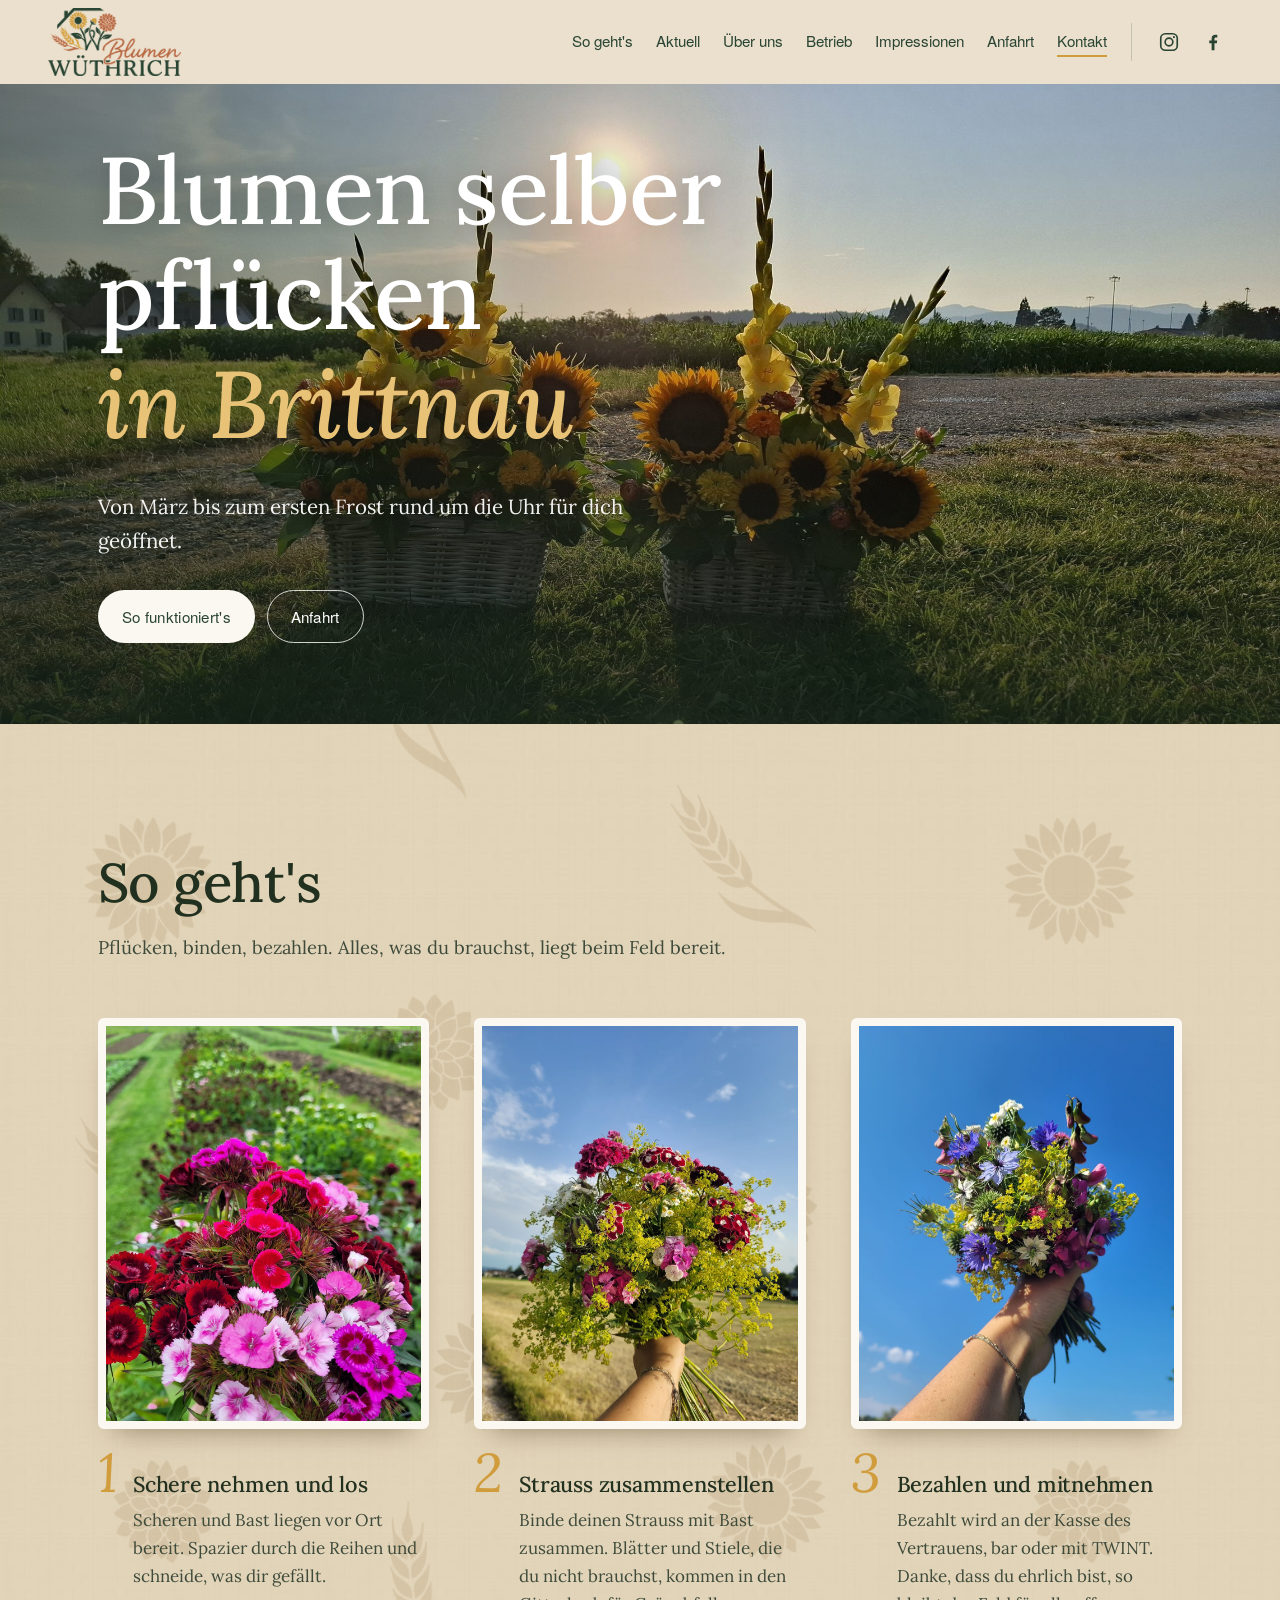
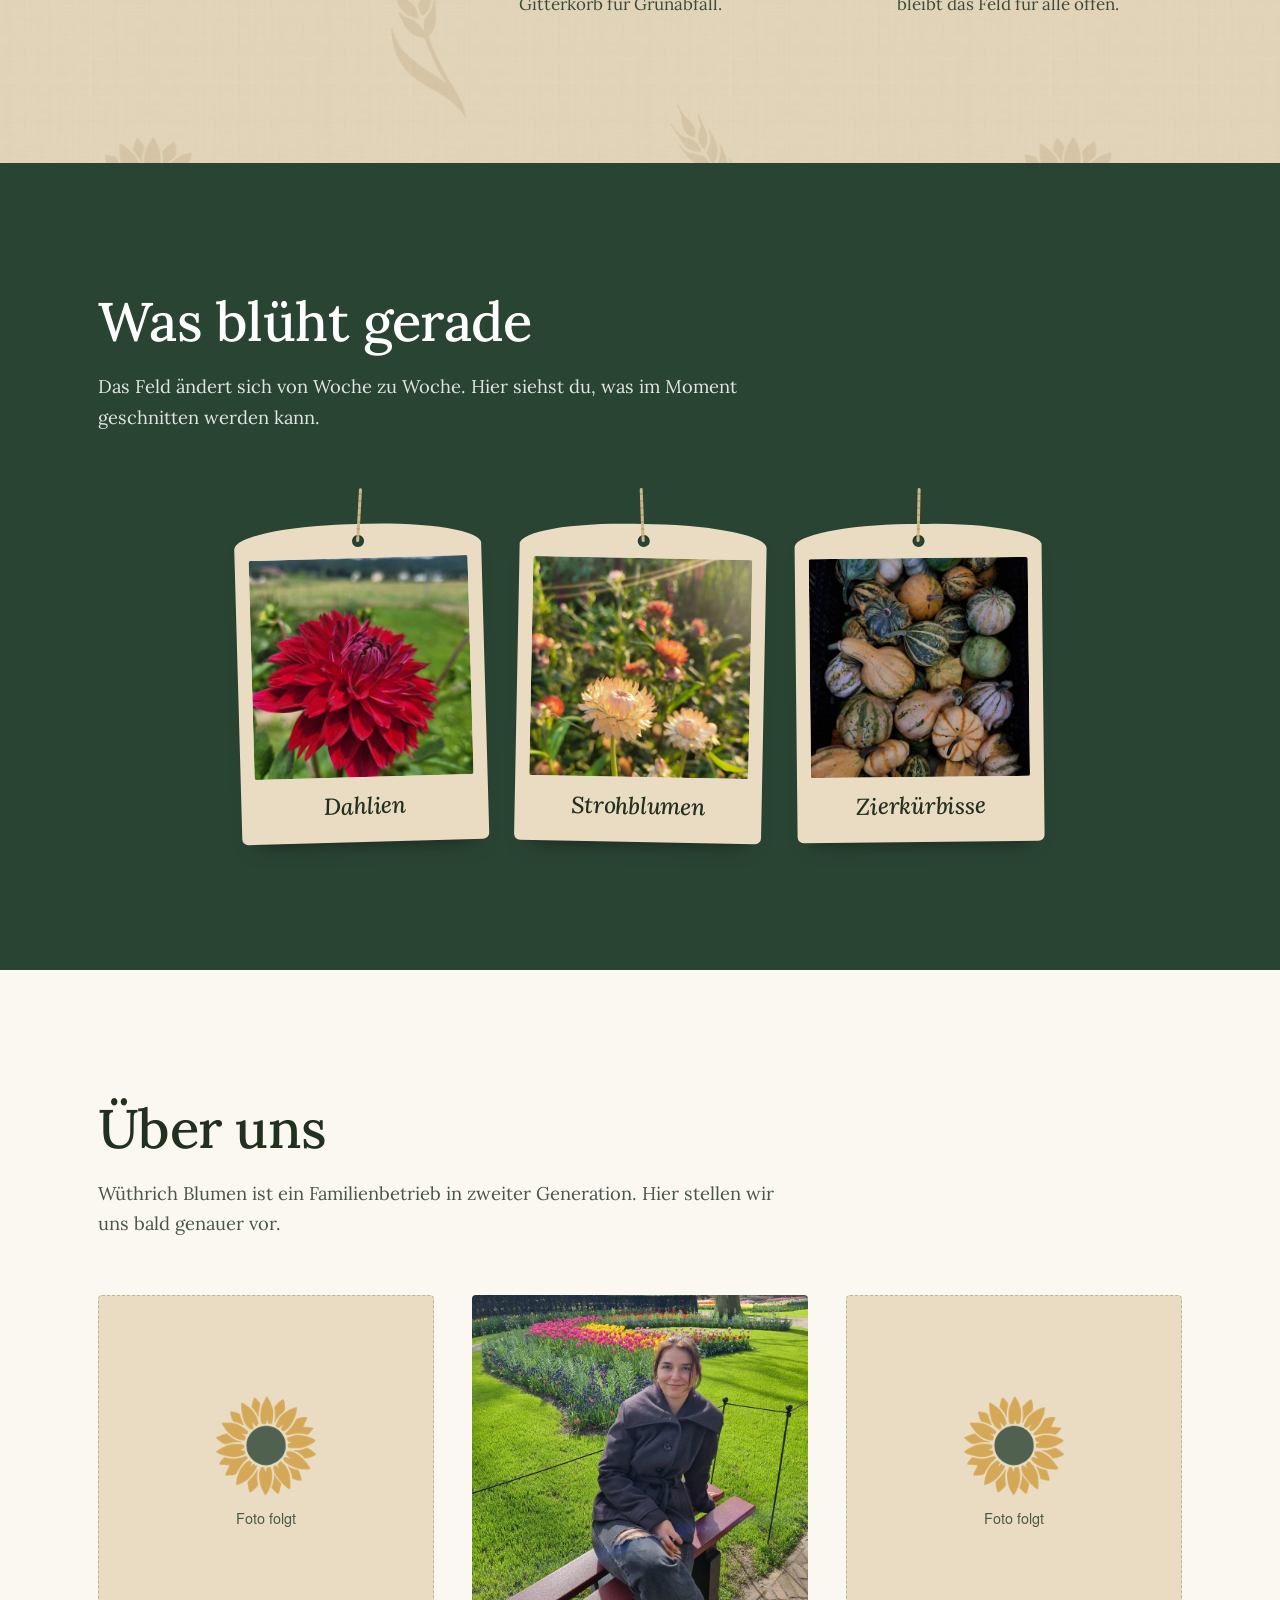
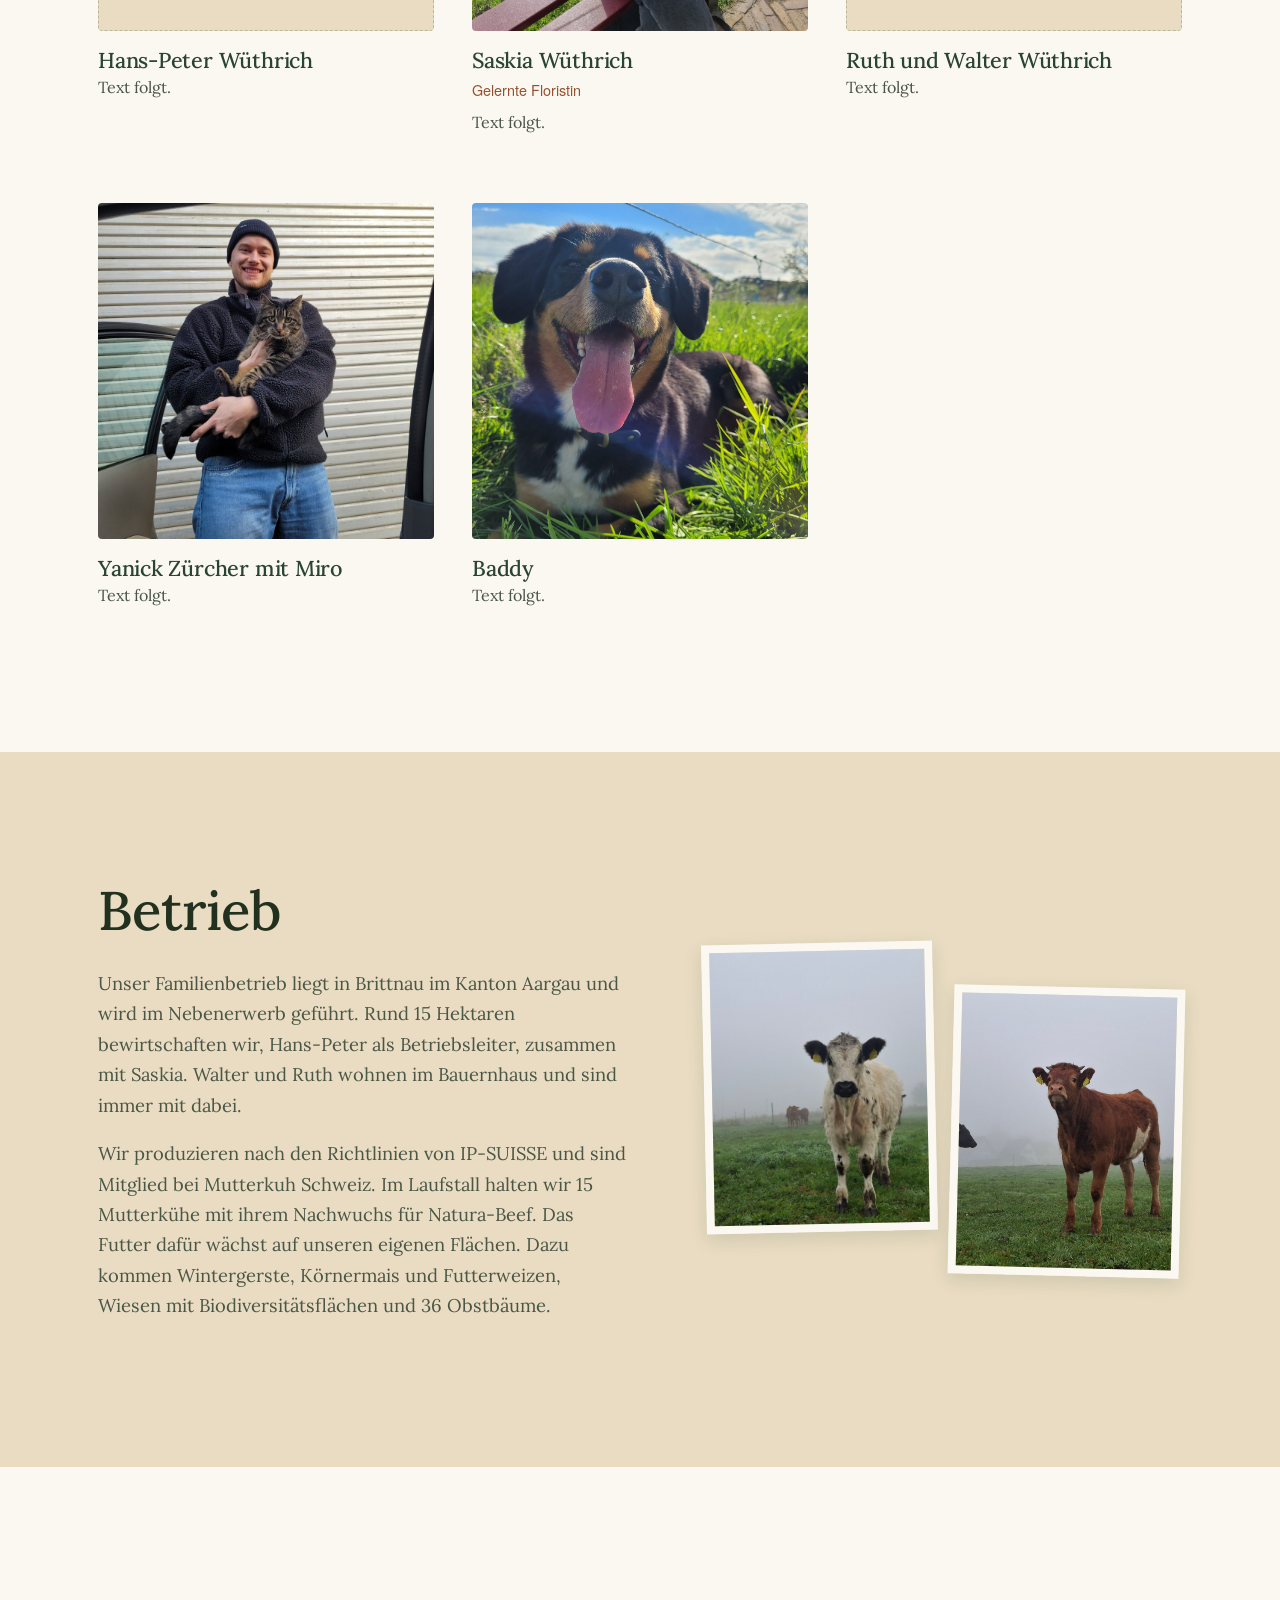
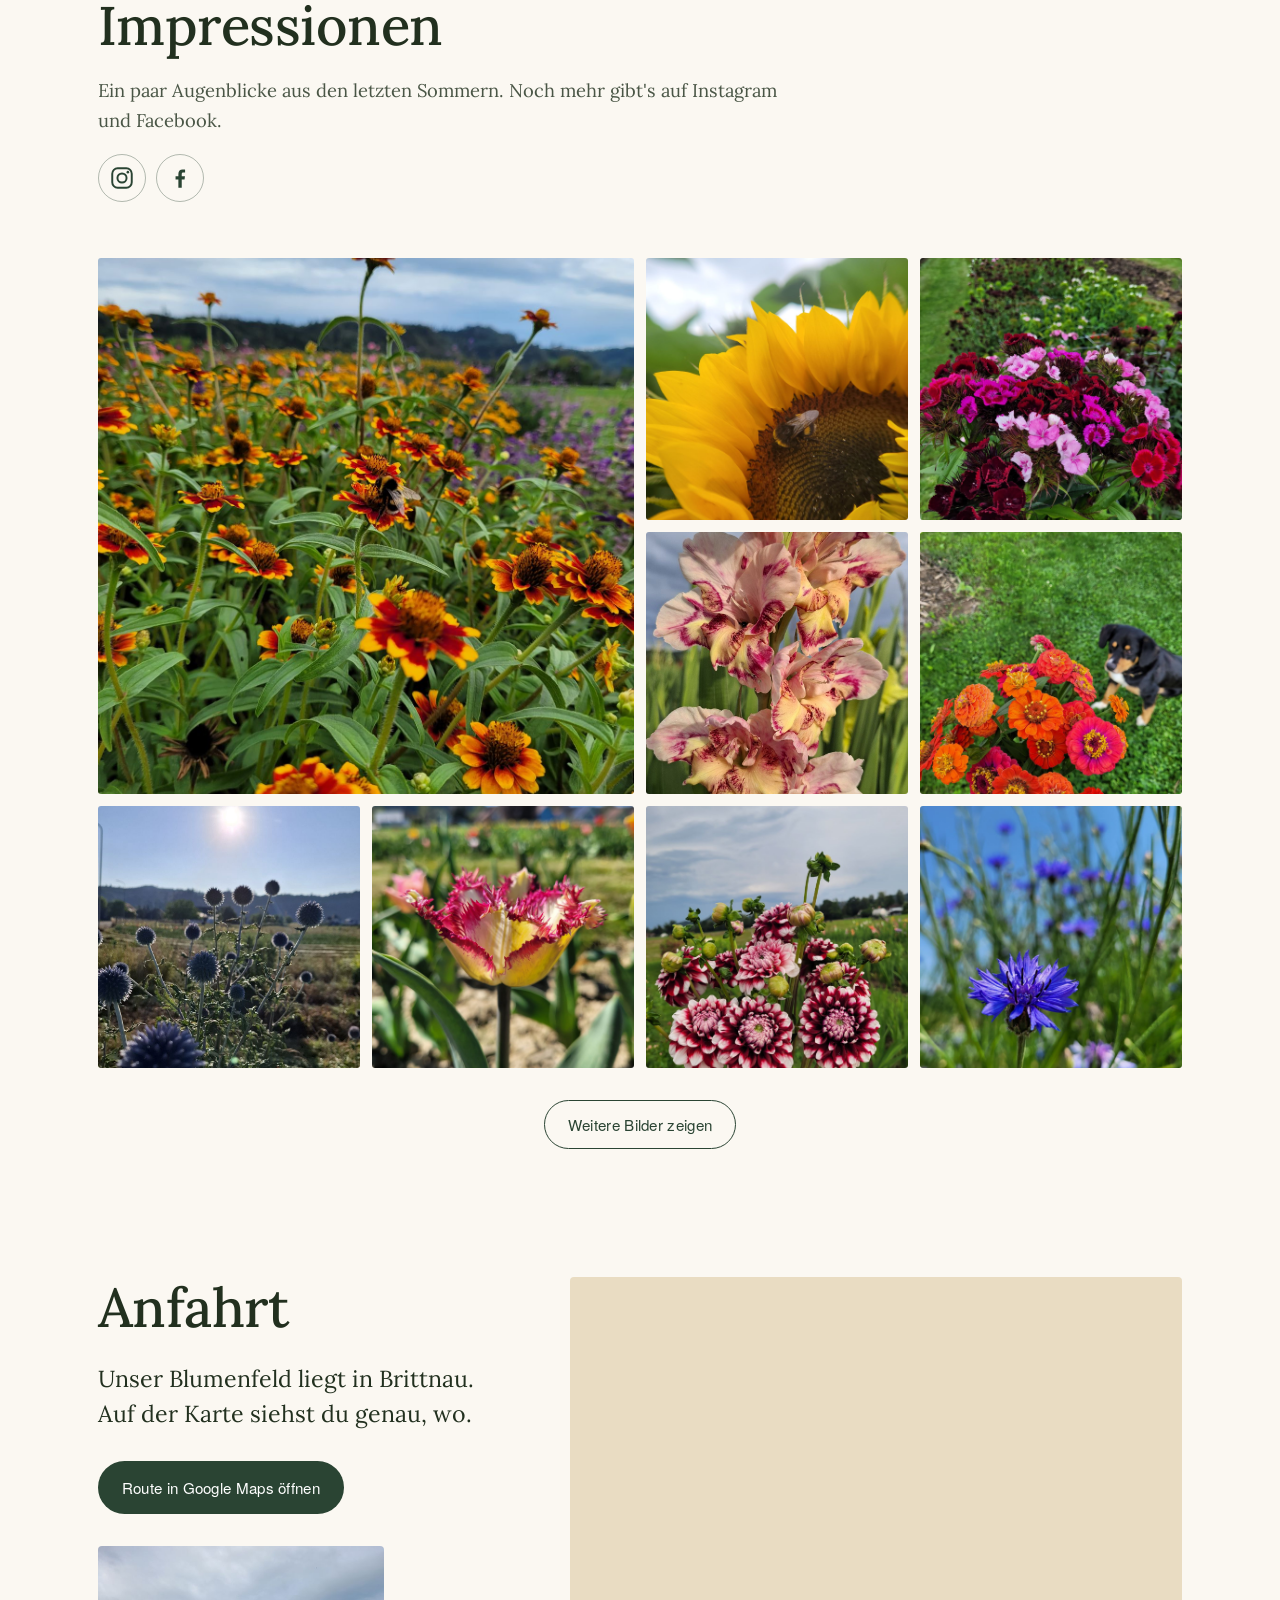
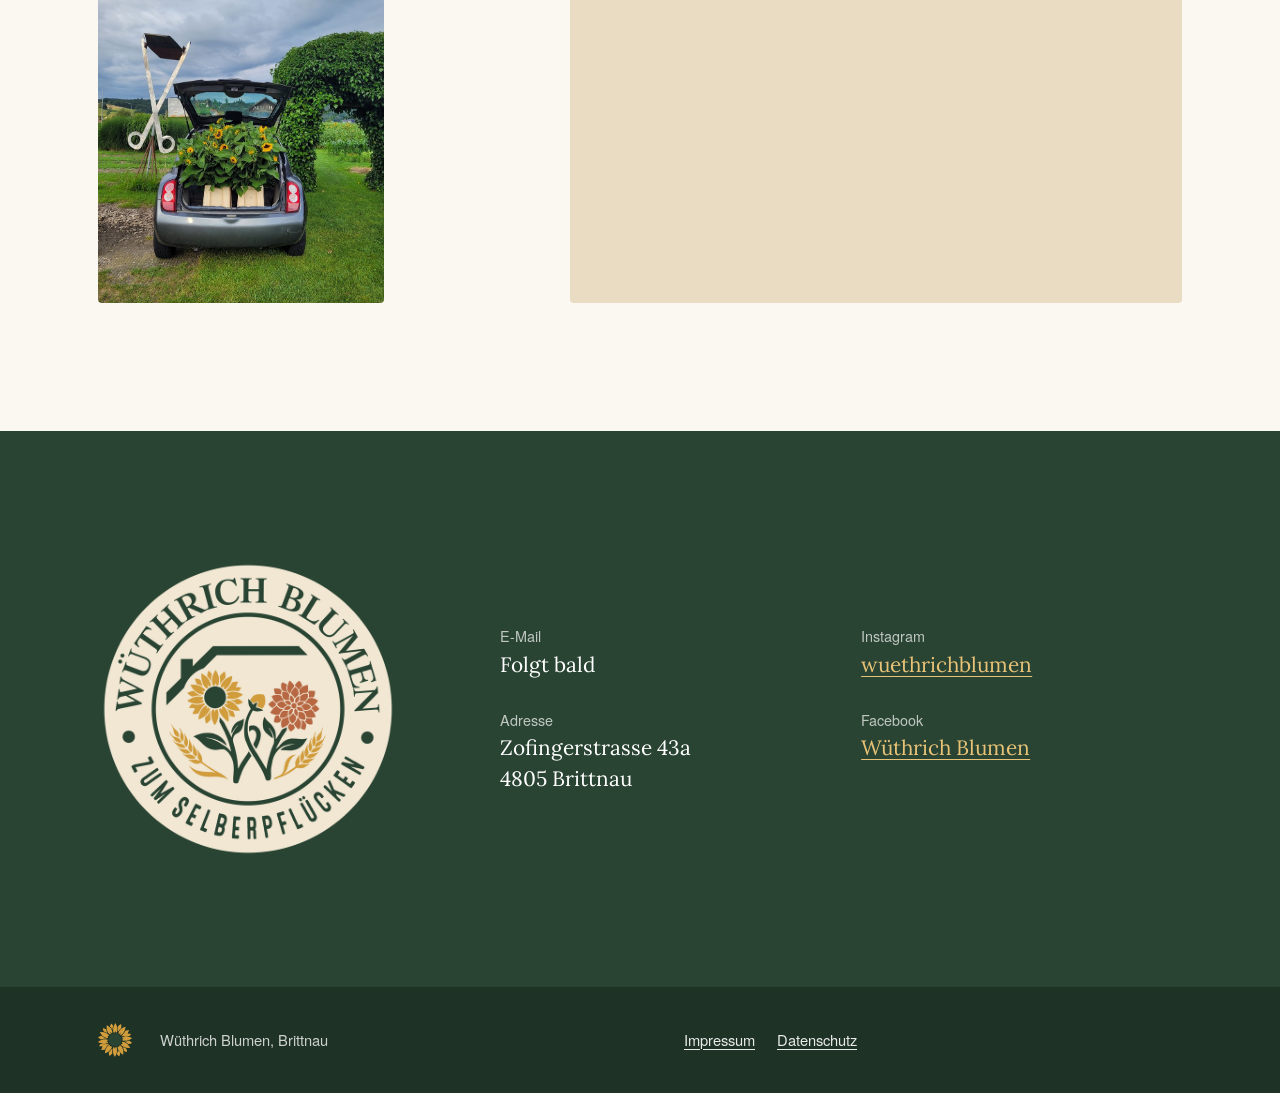
<file: index.html>
<!doctype html>
<html lang="de-CH">
<head>
<meta charset="utf-8">
<meta name="color-scheme" content="light only">
<meta name="viewport" content="width=device-width, initial-scale=1">
<title>Wüthrich Blumen – Blumen selber pflücken in Brittnau</title>
<meta name="description" content="Blumen selber pflücken in Brittnau AG: Sonnenblumen, Gladiolen, Dahlien und mehr. Von März bis zum ersten Frost rund um die Uhr offen, bezahlt wird bar oder mit TWINT.">
<meta property="og:title" content="Wüthrich Blumen – Blumen selber pflücken in Brittnau">
<meta property="og:description" content="Ein Blumenfeld in zweiter Generation. Rund um die Uhr offen, Kasse des Vertrauens.">
<meta property="og:image" content="https://xn--wthrichblumen-wob.ch/img/og-vorschau.jpg">
<meta property="og:image:width" content="1200">
<meta property="og:image:height" content="630">
<meta property="og:image:alt" content="Zwei Körbe mit Sonnenblumen und Gladiolen im Abendlicht auf dem Blumenfeld in Brittnau">
<meta property="og:url" content="https://xn--wthrichblumen-wob.ch/">
<meta property="og:site_name" content="Wüthrich Blumen">
<meta property="og:locale" content="de_CH">
<meta name="twitter:card" content="summary_large_image">
<link rel="canonical" href="https://xn--wthrichblumen-wob.ch/">
<meta property="og:type" content="website">
<meta name="theme-color" content="#2A4433">
<link rel="icon" href="/favicon.ico" sizes="any">
<link rel="icon" type="image/png" sizes="32x32" href="/img/favicon-32.png">
<link rel="apple-touch-icon" href="/img/favicon-180.png">
<link rel="preload" href="/fonts/lora.woff" as="font" type="font/woff" crossorigin>
<link rel="stylesheet" href="/css/style.css">
<script type="application/ld+json">
{
  "@context": "https://schema.org",
  "@type": "Florist",
  "name": "Wüthrich Blumen",
  "description": "Blumenfeld zum Selberpflücken in Brittnau AG. Von März bis zum ersten Frost rund um die Uhr geöffnet, bezahlt wird bar oder mit TWINT.",
  "url": "https://xn--wthrichblumen-wob.ch/",
  "image": "https://xn--wthrichblumen-wob.ch/img/og-vorschau.jpg",
  "logo": "https://xn--wthrichblumen-wob.ch/img/logo.png",
  "address": {
    "@type": "PostalAddress",
    "streetAddress": "Zofingerstrasse 43a",
    "postalCode": "4805",
    "addressLocality": "Brittnau",
    "addressRegion": "AG",
    "addressCountry": "CH"
  },
  "geo": {
    "@type": "GeoCoordinates",
    "latitude": 47.2732114,
    "longitude": 7.9449196
  },
  "hasMap": "https://maps.app.goo.gl/EA5FFvUT3hSXM1ha8",
  "paymentAccepted": "Bargeld, TWINT",
  "currenciesAccepted": "CHF",
  "sameAs": [
    "https://www.instagram.com/wuethrichblumen/",
    "https://www.facebook.com/people/W%C3%BCthrich-Blumen/61595349444311/"
  ]
}
</script>
</head>
<body>

<a class="skip" href="#inhalt">Zum Inhalt springen</a>

<svg width="0" height="0" style="position:absolute" aria-hidden="true">
  <symbol id="i-instagram" viewBox="0 0 24 24"><rect x="3" y="3" width="18" height="18" rx="5" fill="none" stroke="currentColor" stroke-width="1.8"/><circle cx="12" cy="12" r="4.2" fill="none" stroke="currentColor" stroke-width="1.8"/><circle cx="17.4" cy="6.6" r="1.2" fill="currentColor"/></symbol>
  <symbol id="i-facebook" viewBox="0 0 24 24"><path fill="currentColor" d="M13.6 21v-7.6h2.6l.4-3h-3V8.5c0-.9.3-1.5 1.5-1.5h1.6V4.3c-.3 0-1.2-.1-2.3-.1-2.3 0-3.9 1.4-3.9 4v2.2H7.9v3h2.6V21h3.1z"/></symbol>
</svg>

<header class="bar" id="bar">
  <div class="bar__inner">
    <a class="bar__logo" href="#top" aria-label="Wüthrich Blumen, zum Seitenanfang">
      <img src="/img/logo.png" width="640" height="327" alt="Blumen Wüthrich">
    </a>
    <nav class="nav" id="nav" aria-label="Hauptnavigation">
      <ul>
        <li><a href="#so-gehts">So geht's</a></li>
        <li><a href="#aktuell">Aktuell</a></li>
        <li><a href="#ueber-uns">Über uns</a></li>
        <li><a href="#betrieb">Betrieb</a></li>
        <li><a href="#impressionen">Impressionen</a></li>
        <li><a href="#anfahrt">Anfahrt</a></li>
        <li><a href="#kontakt">Kontakt</a></li>
      </ul>
    </nav>
    <div class="bar__rechts">
      <ul class="sozial" aria-label="Wüthrich Blumen in sozialen Medien">
        <li><a class="js-instagram" href="https://www.instagram.com/wuethrichblumen/" rel="noopener" target="_blank" aria-label="Instagram"><svg width="22" height="22"><use href="#i-instagram"/></svg></a></li>
        <li><a class="js-facebook" href="https://www.facebook.com/people/W%C3%BCthrich-Blumen/61595349444311/" rel="noopener" target="_blank" aria-label="Facebook"><svg width="22" height="22"><use href="#i-facebook"/></svg></a></li>
      </ul>
      <button class="bar__toggle" id="navToggle" aria-expanded="false" aria-controls="nav">
        <span class="bar__toggle-lines" aria-hidden="true"></span>
        <span class="bar__toggle-text">Menü</span>
      </button>
    </div>
  </div>
</header>

<main id="inhalt">

  <!-- START -->
  <section class="hero" id="top">
    <p class="saison" id="saisonHinweis" role="status" hidden></p>
    <picture>
      <source id="heroHandy" media="(max-width: 700px)" srcset="">
      <img class="hero__img" id="heroBild" alt="" width="1800" height="1013" fetchpriority="high">
    </picture>
    <noscript><img class="hero__img hero__img--ohne-js" src="/img/hero-sonnenblumen-1800.jpg" alt="Zwei Körbe mit Sonnenblumen und Gladiolen im Abendlicht vor dem Blumenfeld in Brittnau"></noscript>
    <div class="hero__text">
      <h1>Blumen selber pflücken <span class="hero__ort">in Brittnau</span></h1>
      <p>Von März bis zum ersten Frost rund um die Uhr für dich geöffnet.</p>
      <div class="hero__links">
        <a class="knopf knopf--hell" href="#so-gehts">So funktioniert's</a>
        <a class="knopf knopf--rand" href="#anfahrt">Anfahrt</a>
      </div>
    </div>
  </section>

  <!-- SO GEHT'S -->
  <section class="abschnitt sogehts sogehts--muster" id="so-gehts" aria-labelledby="sogehts-titel">
    <div class="rahmen">
      <div class="kopf">
        <h2 id="sogehts-titel">So geht's</h2>
        <p>Pflücken, binden, bezahlen. Alles, was du brauchst, liegt beim Feld bereit.</p>
      </div>
      <ol class="schritte">
        <li class="schritt">
          <figure><img src="/img/schritt-1-schere.jpg" width="1125" height="1500" loading="lazy" alt="Frisch geschnittene Bartnelken über dem Blumenfeld"></figure>
          <div class="schritt__text">
            <span class="schritt__nr" aria-hidden="true">1</span>
            <h3>Schere nehmen und los</h3>
            <p>Scheren und Bast liegen vor Ort bereit. Spazier durch die Reihen und schneide, was dir gefällt.</p>
          </div>
        </li>
        <li class="schritt">
          <figure><img src="/img/schritt-2-strauss.jpg" width="1125" height="1500" loading="lazy" alt="Selbst gepflückter Strauss mit Bartnelken und Frauenmantel vor dem Feld"></figure>
          <div class="schritt__text">
            <span class="schritt__nr" aria-hidden="true">2</span>
            <h3>Strauss zusammenstellen</h3>
            <p>Binde deinen Strauss mit Bast zusammen. Blätter und Stiele, die du nicht brauchst, kommen in den Gitterkorb für Grünabfall.</p>
          </div>
        </li>
        <li class="schritt">
          <figure><img src="/img/schritt-3-kasse.jpg" width="1125" height="1500" loading="lazy" alt="Bunter Feldblumenstrauss vor blauem Himmel"></figure>
          <div class="schritt__text">
            <span class="schritt__nr" aria-hidden="true">3</span>
            <h3>Bezahlen und mitnehmen</h3>
            <p>Bezahlt wird an der Kasse des Vertrauens, bar oder mit TWINT. Danke, dass du ehrlich bist, so bleibt das Feld für alle offen.</p>
          </div>
        </li>
      </ol>
    </div>
  </section>

  <!-- AKTUELL -->
  <section class="abschnitt aktuell" id="aktuell" aria-labelledby="aktuell-titel">
    <div class="rahmen">
      <div class="kopf kopf--hell">
        <h2 id="aktuell-titel">Was blüht gerade</h2>
        <p class="aktuell__hinweis" id="aktuellHinweis">Das Feld ändert sich von Woche zu Woche. Hier siehst du, was im Moment geschnitten werden kann.</p>
        <p class="aktuell__stand" id="aktuellStand"></p>
      </div>
      <p class="aktuell__leer" id="aktuellLeer" hidden>Im Moment blüht nichts, bald geht es wieder los.</p>
      <ul class="etiketten" id="aktuellListe">
        <!-- wird aus /content/aktuell.json gefüllt -->
      </ul>
      <noscript><p class="kopf--hell">Die aktuelle Blumenliste braucht JavaScript. Einen Blick aufs Feld gibt's auch auf Instagram.</p></noscript>
    </div>
  </section>

  <!-- ÜBER UNS -->
  <section class="abschnitt ueber" id="ueber-uns" aria-labelledby="ueber-titel">
    <div class="rahmen">
      <div class="kopf">
        <h2 id="ueber-titel">Über uns</h2>
        <p id="ueberEinleitung">Wüthrich Blumen ist ein Familienbetrieb in zweiter Generation.</p>
      </div>
      <ul class="personen" id="personen">
        <!-- wird aus /content/ueber-uns.json gefüllt -->
      </ul>
    </div>
  </section>

  <!-- BETRIEB -->
  <section class="abschnitt betrieb" id="betrieb" aria-labelledby="betrieb-titel">
    <div class="rahmen betrieb__raster">
      <div class="betrieb__text">
        <h2 id="betrieb-titel">Betrieb</h2>
        <div id="betriebText"><p>Text folgt bald.</p></div>
      </div>
      <div class="betrieb__bilder" id="betriebBilder">
        <figure class="betrieb__bild betrieb__bild--1"><img id="betriebBild1" src="/img/betrieb-1.jpg" alt="Kalb auf der Weide im Morgennebel" width="1000" height="1333" loading="lazy"></figure>
        <figure class="betrieb__bild betrieb__bild--2"><img id="betriebBild2" src="/img/betrieb-2.jpg" alt="Braunes Kalb auf der Weide im Nebel" width="1400" height="1050" loading="lazy"></figure>
      </div>
    </div>
  </section>

  <!-- IMPRESSIONEN -->
  <section class="abschnitt impressionen" id="impressionen" aria-labelledby="impressionen-titel">
    <div class="rahmen">
      <div class="kopf">
        <h2 id="impressionen-titel">Impressionen</h2>
        <p>Ein paar Augenblicke aus den letzten Sommern. Noch mehr gibt's auf Instagram und Facebook.</p>
        <ul class="sozial sozial--gross" aria-label="Wüthrich Blumen in sozialen Medien">
          <li><a class="js-instagram" href="https://www.instagram.com/wuethrichblumen/" rel="noopener" target="_blank" aria-label="Instagram"><svg width="26" height="26"><use href="#i-instagram"/></svg></a></li>
          <li><a class="js-facebook" href="https://www.facebook.com/people/W%C3%BCthrich-Blumen/61595349444311/" rel="noopener" target="_blank" aria-label="Facebook"><svg width="26" height="26"><use href="#i-facebook"/></svg></a></li>
        </ul>
      </div>
      <ul class="galerie" id="galerie">
        <!-- wird aus /content/galerie.json gefüllt -->
      </ul>
      <p class="galerie__mehr" id="galerieMehr" hidden>
        <button type="button" class="knopf knopf--linie" id="galerieMehrBtn">Weitere Bilder zeigen</button>
      </p>
    </div>
    <dialog class="lightbox" id="lightbox" aria-label="Bildansicht">
      <img id="lightboxImg" alt="">
      <button class="lightbox__btn lightbox__zu" id="lbZu" aria-label="Schliessen">×</button>
      <button class="lightbox__btn lightbox__zurueck" id="lbZurueck" aria-label="Vorheriges Bild">‹</button>
      <button class="lightbox__btn lightbox__vor" id="lbVor" aria-label="Nächstes Bild">›</button>
    </dialog>
  </section>

  <!-- ANFAHRT -->
  <section class="abschnitt anfahrt" id="anfahrt" aria-labelledby="anfahrt-titel">
    <div class="rahmen anfahrt__raster">
      <div class="anfahrt__text">
        <h2 id="anfahrt-titel">Anfahrt</h2>
        <p class="gross">Unser Blumenfeld liegt in Brittnau. Auf der Karte siehst du genau, wo.</p>
        <a class="knopf knopf--gruen" href="https://maps.app.goo.gl/EA5FFvUT3hSXM1ha8" rel="noopener" target="_blank">Route in Google Maps öffnen</a>
        <img class="anfahrt__bild" src="/img/anfahrt-schere.jpg" width="825" height="1100" loading="lazy" alt="Grosse Holzschere und ein Auto voller Sonnenblumen am Feldrand">
      </div>
      <div class="karte">
        <iframe
          title="Karte: Blumenfeld Wüthrich Blumen in Brittnau"
          src="https://www.google.com/maps/embed?pb=!1m14!1m8!1m3!1d3200!2d7.9449196!3d47.2732114!3m2!1i1024!2i768!4f13.1!3m3!1m2!1s0x479025e7dca37581%3A0x535b6783b93fd333!2sW%C3%BCthrich%20Blumen!5e0!3m2!1sde!2sch!4v1792796755084!5m2!1sde!2sch"
          loading="lazy"
          referrerpolicy="strict-origin-when-cross-origin"
          allowfullscreen></iframe>
      </div>
    </div>
  </section>

  <!-- KONTAKT -->
  <section class="abschnitt kontakt" id="kontakt" aria-labelledby="kontakt-titel">
    <h2 class="nur-vorlesen" id="kontakt-titel">Kontakt</h2>
    <div class="rahmen kontakt__raster">
      <a class="kontakt__logo" href="#top" aria-label="Wüthrich Blumen, zum Seitenanfang">
        <img src="/img/logo-rund.png" width="640" height="640" loading="lazy" alt="Wüthrich Blumen, zum Selberpflücken">
      </a>
      <dl class="kontakt__liste">
        <div>
          <dt>E-Mail</dt>
          <dd id="kontaktEmail">Folgt bald</dd>
        </div>
        <div>
          <dt>Adresse</dt>
          <dd>Zofingerstrasse 43a<br>4805 Brittnau</dd>
        </div>
        <div>
          <dt>Instagram</dt>
          <dd><a class="js-instagram" href="https://www.instagram.com/wuethrichblumen/" rel="noopener" target="_blank">wuethrichblumen</a></dd>
        </div>
        <div>
          <dt>Facebook</dt>
          <dd><a class="js-facebook" href="https://www.facebook.com/people/W%C3%BCthrich-Blumen/61595349444311/" rel="noopener" target="_blank">Wüthrich Blumen</a></dd>
        </div>
      </dl>
    </div>
  </section>

</main>

<footer class="fuss">
  <div class="rahmen fuss__inner">
    <img class="fuss__blume" src="/img/sonnenblume.png" width="256" height="256" alt="" loading="lazy">
    <p>Wüthrich Blumen, Brittnau</p>
    <ul>
      <li><a href="/impressum.html">Impressum</a></li>
      <li><a href="/datenschutz.html">Datenschutz</a></li>
    </ul>
  </div>
</footer>

<script src="/js/main.js" defer></script>
</body>
</html>
</file>
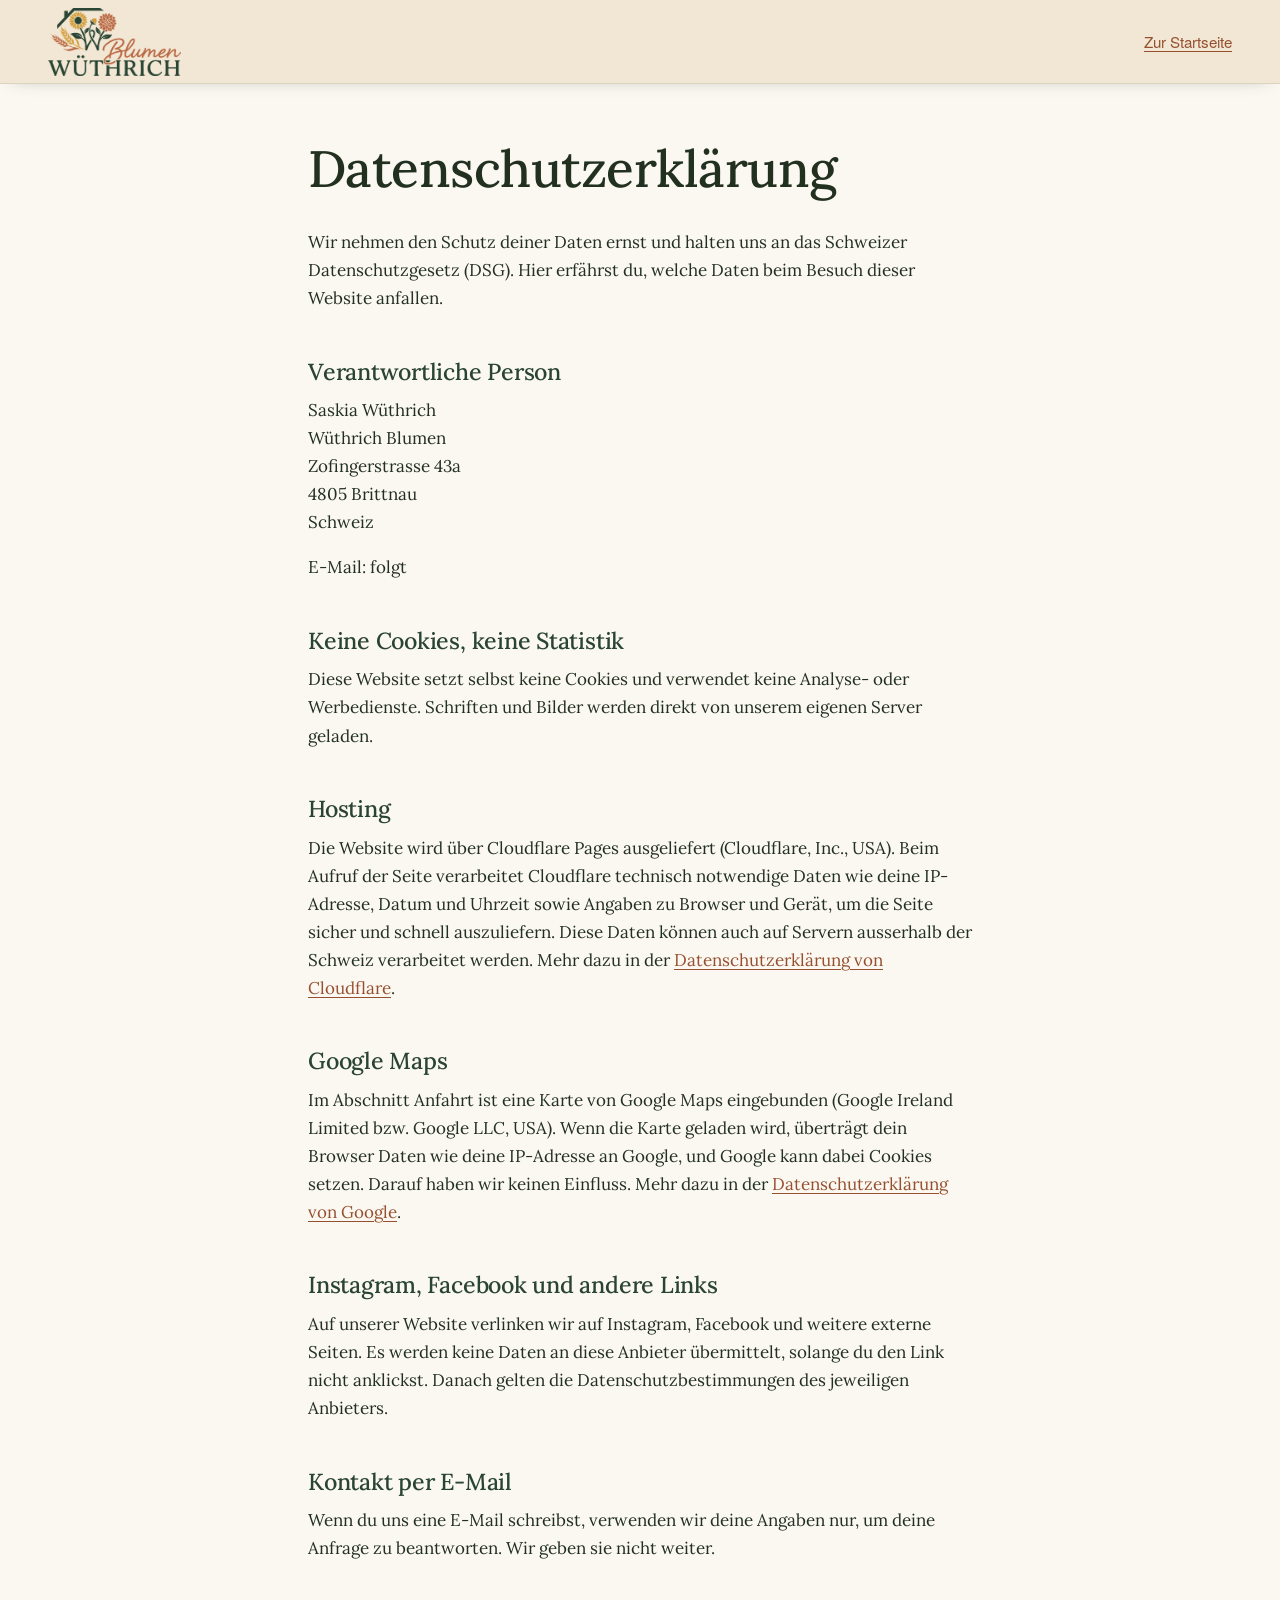
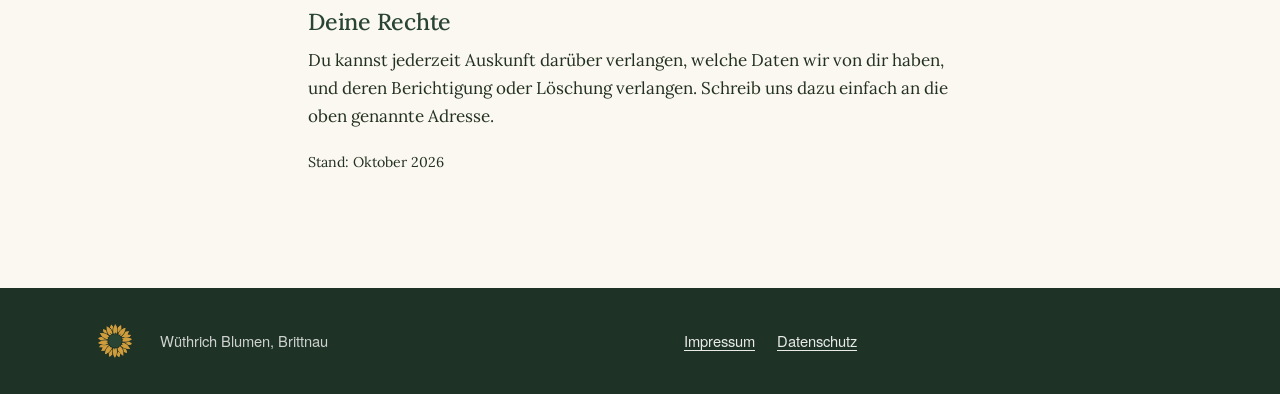
<file: datenschutz.html>
<!doctype html>
<html lang="de-CH">
<head>
<meta charset="utf-8">
<meta name="viewport" content="width=device-width, initial-scale=1">
<title>Datenschutz – Wüthrich Blumen</title>
<meta name="robots" content="noindex">
<link rel="icon" href="/favicon.ico" sizes="any">
<link rel="stylesheet" href="/css/style.css">
</head>
<body>
<header class="bar ist-gescrollt">
  <div class="bar__inner">
    <a class="bar__logo" href="/" aria-label="Zur Startseite"><img src="/img/logo.png" width="640" height="327" alt="Blumen Wüthrich"></a>
    <a class="zurueck" href="/">Zur Startseite</a>
  </div>
</header>

<main class="text-seite">
  <div class="rahmen">
    <h1>Datenschutzerklärung</h1>
    <p>Wir nehmen den Schutz deiner Daten ernst und halten uns an das Schweizer Datenschutzgesetz (DSG). Hier erfährst du, welche Daten beim Besuch dieser Website anfallen.</p>

    <h2>Verantwortliche Person</h2>
    <address>
      Saskia Wüthrich<br>
      Wüthrich Blumen<br>
      Zofingerstrasse 43a<br>
      4805 Brittnau<br>
      Schweiz
    </address>
    <p>E-Mail: <span id="dsEmail">folgt</span></p>

    <h2>Keine Cookies, keine Statistik</h2>
    <p>Diese Website setzt selbst keine Cookies und verwendet keine Analyse- oder Werbedienste. Schriften und Bilder werden direkt von unserem eigenen Server geladen.</p>

    <h2>Hosting</h2>
    <p>Die Website wird über Cloudflare Pages ausgeliefert (Cloudflare, Inc., USA). Beim Aufruf der Seite verarbeitet Cloudflare technisch notwendige Daten wie deine IP-Adresse, Datum und Uhrzeit sowie Angaben zu Browser und Gerät, um die Seite sicher und schnell auszuliefern. Diese Daten können auch auf Servern ausserhalb der Schweiz verarbeitet werden. Mehr dazu in der <a href="https://www.cloudflare.com/de-de/privacypolicy/" rel="noopener" target="_blank">Datenschutzerklärung von Cloudflare</a>.</p>

    <h2>Google Maps</h2>
    <p>Im Abschnitt Anfahrt ist eine Karte von Google Maps eingebunden (Google Ireland Limited bzw. Google LLC, USA). Wenn die Karte geladen wird, überträgt dein Browser Daten wie deine IP-Adresse an Google, und Google kann dabei Cookies setzen. Darauf haben wir keinen Einfluss. Mehr dazu in der <a href="https://policies.google.com/privacy?hl=de" rel="noopener" target="_blank">Datenschutzerklärung von Google</a>.</p>

    <h2>Instagram, Facebook und andere Links</h2>
    <p>Auf unserer Website verlinken wir auf Instagram, Facebook und weitere externe Seiten. Es werden keine Daten an diese Anbieter übermittelt, solange du den Link nicht anklickst. Danach gelten die Datenschutzbestimmungen des jeweiligen Anbieters.</p>

    <h2>Kontakt per E-Mail</h2>
    <p>Wenn du uns eine E-Mail schreibst, verwenden wir deine Angaben nur, um deine Anfrage zu beantworten. Wir geben sie nicht weiter.</p>

    <h2>Deine Rechte</h2>
    <p>Du kannst jederzeit Auskunft darüber verlangen, welche Daten wir von dir haben, und deren Berichtigung oder Löschung verlangen. Schreib uns dazu einfach an die oben genannte Adresse.</p>

    <p><small>Stand: Oktober 2026</small></p>
  </div>
</main>

<footer class="fuss">
  <div class="rahmen fuss__inner">
    <img class="fuss__blume" src="/img/sonnenblume.png" width="256" height="256" alt="">
    <p>Wüthrich Blumen, Brittnau</p>
    <ul>
      <li><a href="/impressum.html">Impressum</a></li>
      <li><a href="/datenschutz.html">Datenschutz</a></li>
    </ul>
  </div>
</footer>
<script>
fetch("/content/einstellungen.json").then(function(r){return r.json();}).then(function(d){
  if (d.email) { var s=document.getElementById("dsEmail"); s.innerHTML=""; var a=document.createElement("a"); a.href="mailto:"+d.email; a.textContent=d.email; s.appendChild(a); }
}).catch(function(){});
</script>
</body>
</html>
</file>
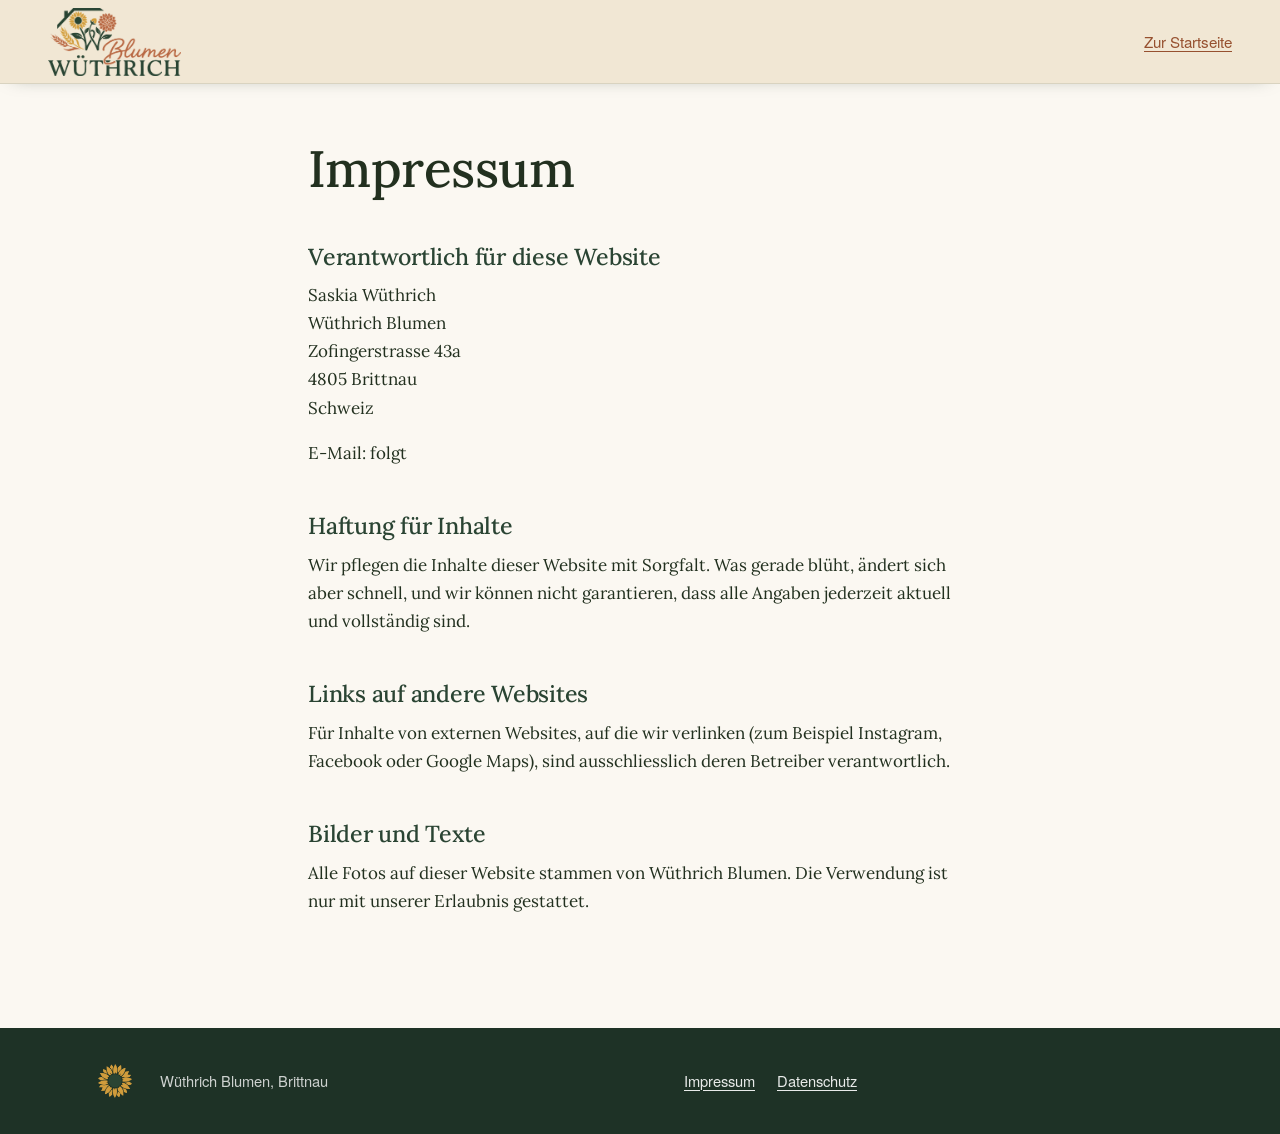
<file: impressum.html>
<!doctype html>
<html lang="de-CH">
<head>
<meta charset="utf-8">
<meta name="viewport" content="width=device-width, initial-scale=1">
<title>Impressum – Wüthrich Blumen</title>
<meta name="robots" content="noindex">
<link rel="icon" href="/favicon.ico" sizes="any">
<link rel="stylesheet" href="/css/style.css">
</head>
<body>
<header class="bar ist-gescrollt">
  <div class="bar__inner">
    <a class="bar__logo" href="/" aria-label="Zur Startseite"><img src="/img/logo.png" width="640" height="327" alt="Blumen Wüthrich"></a>
    <a class="zurueck" href="/">Zur Startseite</a>
  </div>
</header>

<main class="text-seite">
  <div class="rahmen">
    <h1>Impressum</h1>

    <h2>Verantwortlich für diese Website</h2>
    <address>
      Saskia Wüthrich<br>
      Wüthrich Blumen<br>
      Zofingerstrasse 43a<br>
      4805 Brittnau<br>
      Schweiz
    </address>
    <p>E-Mail: <span id="impEmail">folgt</span></p>

    <h2>Haftung für Inhalte</h2>
    <p>Wir pflegen die Inhalte dieser Website mit Sorgfalt. Was gerade blüht, ändert sich aber schnell, und wir können nicht garantieren, dass alle Angaben jederzeit aktuell und vollständig sind.</p>

    <h2>Links auf andere Websites</h2>
    <p>Für Inhalte von externen Websites, auf die wir verlinken (zum Beispiel Instagram, Facebook oder Google Maps), sind ausschliesslich deren Betreiber verantwortlich.</p>

    <h2>Bilder und Texte</h2>
    <p>Alle Fotos auf dieser Website stammen von Wüthrich Blumen. Die Verwendung ist nur mit unserer Erlaubnis gestattet.</p>
  </div>
</main>

<footer class="fuss">
  <div class="rahmen fuss__inner">
    <img class="fuss__blume" src="/img/sonnenblume.png" width="256" height="256" alt="">
    <p>Wüthrich Blumen, Brittnau</p>
    <ul>
      <li><a href="/impressum.html">Impressum</a></li>
      <li><a href="/datenschutz.html">Datenschutz</a></li>
    </ul>
  </div>
</footer>
<script>
fetch("/content/einstellungen.json").then(function(r){return r.json();}).then(function(d){
  if (d.email) { var s=document.getElementById("impEmail"); s.innerHTML=""; var a=document.createElement("a"); a.href="mailto:"+d.email; a.textContent=d.email; s.appendChild(a); }
}).catch(function(){});
</script>
</body>
</html>
</file>
<file: css/style.css>
/* Wüthrich Blumen – Farben aus dem Logo, Schriften lokal gehostet */

@font-face { font-family: "Lora"; src: url("/fonts/lora.woff") format("woff"); font-weight: 400 700; font-style: normal; font-display: swap; }
@font-face { font-family: "Lora"; src: url("/fonts/lora-italic.woff") format("woff"); font-weight: 400 700; font-style: italic; font-display: swap; }
@font-face { font-family: "Heros"; src: url("/fonts/heros.woff") format("woff"); font-weight: 400; font-display: swap; }
@font-face { font-family: "Heros"; src: url("/fonts/heros-bold.woff") format("woff"); font-weight: 700; font-display: swap; }

:root {
  color-scheme: light only;
  --tanne: #2A4433;        /* Logo-Grün */
  --tanne-tief: #1E3226;
  --ocker: #D09C3C;        /* Sonnenblume im Logo */
  --ocker-hell: #E8C377;
  --rost: #B96842;         /* Dahlie im Logo */
  --rost-tief: #96502F;
  --papier: #FBF8F2;
  --packpapier: #E9DCC2;
  --sand: #F1E7D3;        /* helle Leiste */
  --leinen: #E2D4B8;
  --bast: #CDB78A;
  --tinte: #22301F;
  --tinte-weich: #4A5646;

  --serif: "Lora", Georgia, "Times New Roman", serif;
  --sans: "Heros", "Helvetica Neue", Arial, sans-serif;

  --bar-h: 84px;
  --rand: clamp(16px, 4vw, 48px);
  --breite: 1180px;
}

*, *::before, *::after { box-sizing: border-box; }
html { scroll-behavior: smooth; -webkit-text-size-adjust: 100%; }
@media (prefers-reduced-motion: reduce) { html { scroll-behavior: auto; } *, *::before, *::after { transition: none !important; animation: none !important; } }

body {
  margin: 0;
  background: var(--papier);
  color: var(--tinte);
  font-family: var(--serif);
  font-size: 1.0625rem;
  line-height: 1.65;
  font-kerning: normal;
  text-rendering: optimizeLegibility;
}
img { max-width: 100%; height: auto; display: block; }
a { color: var(--rost-tief); text-underline-offset: .18em; text-decoration-thickness: 1px; }
a:hover { color: var(--tanne); }
:focus-visible { outline: 3px solid var(--ocker); outline-offset: 3px; border-radius: 2px; }

h1, h2, h3 { font-weight: 500; line-height: 1.12; margin: 0; letter-spacing: -0.01em; }
h2 { font-size: clamp(2.1rem, 4.6vw, 3.4rem); }
h3 { font-size: 1.35rem; line-height: 1.25; }
p { margin: 0 0 1em; max-width: 62ch; }
.gross { font-size: clamp(1.2rem, 2vw, 1.45rem); line-height: 1.5; }

.skip { position: absolute; left: -999px; top: 8px; background: var(--tanne); color: #fff; padding: 8px 14px; z-index: 100; }
.skip:focus { left: 8px; }

.rahmen { max-width: var(--breite); margin: 0 auto; padding: 0 var(--rand); }
.abschnitt { padding: clamp(64px, 10vw, 128px) 0; scroll-margin-top: var(--bar-h); }
.kopf { margin-bottom: clamp(32px, 5vw, 56px); }
.kopf h2 { margin-bottom: .35em; }
.kopf p { font-size: 1.15rem; color: var(--tinte-weich); }

/* Knöpfe */
.knopf {
  display: inline-block;
  font-family: var(--sans);
  font-size: .95rem;
  letter-spacing: .02em;
  padding: .85em 1.5em;
  border-radius: 999px;
  text-decoration: none;
  border: 1.5px solid transparent;
  transition: background-color .2s, color .2s;
}
.knopf--hell { background: var(--papier); color: var(--tanne); }
.knopf--hell:hover { background: var(--ocker-hell); color: var(--tanne-tief); }
.knopf--rand { border-color: rgba(255,255,255,.8); color: #fff; }
.knopf--rand:hover { background: rgba(255,255,255,.15); color: #fff; }
.knopf--gruen { background: var(--tanne); color: #fff; }
.knopf--gruen:hover { background: var(--tanne-tief); color: #fff; }

/* ---------- Fixe Leiste ---------- */
.bar {
  position: fixed; inset: 0 0 auto 0; z-index: 50;
  height: var(--bar-h);
  background: rgba(241, 231, 211, .97);
  border-bottom: 1px solid transparent;
  transition: border-color .25s, box-shadow .25s;
}
.bar.ist-gescrollt { border-bottom-color: rgba(42,68,51,.12); box-shadow: 0 6px 18px -14px rgba(30,50,38,.5); }
.bar__inner { height: 100%; max-width: 1360px; margin: 0 auto; padding: 0 var(--rand); display: flex; align-items: center; justify-content: space-between; gap: 24px; }
.bar__logo img { height: calc(var(--bar-h) - 16px); width: auto; }
.bar__logo { flex: none; }
.nav { margin-left: auto; }
.bar__rechts { display: flex; align-items: center; gap: 18px; }
.sozial { list-style: none; margin: 0; padding: 0 0 0 18px; display: flex; gap: 6px; border-left: 1px solid rgba(42,68,51,.2); }
.sozial a { display: grid; place-items: center; width: 38px; height: 38px; border-radius: 50%; color: var(--tanne); transition: background-color .2s, color .2s; }
.sozial a:hover { background: var(--tanne); color: var(--sand); }
.sozial svg { display: block; }
.sozial--gross { border-left: 0; padding: 0; margin-top: 4px; gap: 10px; }
.sozial--gross a { width: 48px; height: 48px; border: 1.5px solid rgba(42,68,51,.35); }

.nav ul { list-style: none; margin: 0; padding: 0; display: flex; gap: clamp(14px, 1.8vw, 28px); }
.nav a {
  font-family: var(--sans); font-size: .95rem; color: var(--tanne);
  text-decoration: none; padding: 6px 0; position: relative;
}
.nav a::after {
  content: ""; position: absolute; left: 0; right: 0; bottom: 0; height: 2px;
  background: var(--ocker); transform: scaleX(0); transform-origin: left; transition: transform .25s;
}
.nav a:hover::after, .nav a.ist-aktiv::after { transform: scaleX(1); }

.bar__toggle { display: none; }

@media (max-width: 1040px) {
  :root { --bar-h: 66px; }
  .bar__toggle {
    display: inline-flex; align-items: center; gap: 10px;
    background: none; border: 0; padding: 10px 4px; cursor: pointer;
    font-family: var(--sans); font-size: .95rem; color: var(--tanne);
  }
  .bar__toggle-lines, .bar__toggle-lines::before, .bar__toggle-lines::after {
    display: block; width: 22px; height: 2px; background: var(--tanne); position: relative; transition: transform .2s, background-color .2s;
  }
  .bar__toggle-lines::before, .bar__toggle-lines::after { content: ""; position: absolute; left: 0; }
  .bar__toggle-lines::before { top: -7px; }
  .bar__toggle-lines::after { top: 7px; }
  .bar__toggle[aria-expanded="true"] .bar__toggle-lines { background: transparent; }
  .bar__toggle[aria-expanded="true"] .bar__toggle-lines::before { transform: translateY(7px) rotate(45deg); }
  .bar__toggle[aria-expanded="true"] .bar__toggle-lines::after { transform: translateY(-7px) rotate(-45deg); }

  .bar__rechts { margin-left: auto; gap: 10px; }
  .sozial { border-left: 0; padding: 0; gap: 2px; }
  .nav {
    position: fixed; top: var(--bar-h); left: 0; right: 0; margin: 0;
    background: var(--sand);
    max-height: 0; overflow: hidden; transition: max-height .3s ease;
  }
  .nav.ist-offen { max-height: 80vh; border-bottom: 1px solid rgba(42,68,51,.12); }
  .nav ul { flex-direction: column; gap: 0; padding: 8px var(--rand) 20px; }
  .nav a { display: block; font-family: var(--serif); font-size: 1.35rem; padding: 12px 0; border-bottom: 1px solid rgba(42,68,51,.08); }
  .nav a::after { display: none; }
  .nav a.ist-aktiv { color: var(--rost-tief); }
}

/* ---------- Hero ---------- */
.hero {
  position: relative;
  height: min(100svh, calc(var(--bar-h) + 50vw));
  min-height: 560px;
  padding-top: var(--bar-h);
  display: flex; align-items: flex-end;
  color: #fff;
  overflow: hidden;
  background: var(--tanne-tief);
}
.hero picture { position: absolute; top: var(--bar-h); left: 0; right: 0; bottom: 0; }
.hero__img { display: block; width: 100%; height: 100%; }
.hero__img { object-fit: cover; object-position: var(--hero-pos, 50% 0%); opacity: 0; transition: opacity .6s ease; }
.hero__img.geladen, .hero__img--ohne-js { opacity: 1; }
.hero__img--ohne-js { position: absolute; top: var(--bar-h); left: 0; width: 100%; height: calc(100% - var(--bar-h)); }
.hero::after {
  content: ""; position: absolute; inset: var(--bar-h) 0 0 0;
  background: linear-gradient(180deg, rgba(20,34,25,0) 35%, rgba(20,34,25,.72) 100%),
              linear-gradient(90deg, rgba(20,34,25,.45) 0%, rgba(20,34,25,0) 60%);
}
.hero__text {
  position: relative; z-index: 1;
  width: 100%; max-width: var(--breite); margin: 0 auto;
  padding: 0 var(--rand) clamp(48px, 9vh, 96px);
}
.hero h1 {
  font-size: clamp(2.7rem, 7.4vw, 6.2rem);
  line-height: 1.1;
  font-weight: 500;
  max-width: 11ch;
  margin-bottom: .35em;
  text-shadow: 0 2px 24px rgba(0,0,0,.25);
}
.hero__ort { display: block; font-style: italic; color: var(--ocker-hell); margin-top: .06em; }
.hero p { font-size: clamp(1.08rem, 1.6vw, 1.28rem); max-width: 44ch; margin-bottom: 1.6em; color: rgba(255,255,255,.94); }
.hero__links { display: flex; flex-wrap: wrap; gap: 12px; }

@media (max-width: 700px) {
  .hero { height: auto; min-height: calc(var(--bar-h) + 148vw); }
  .hero::after { background: linear-gradient(180deg, rgba(20,34,25,.05) 25%, rgba(20,34,25,.82) 78%); }
  .hero__img { object-position: var(--hero-pos-handy, 50% 0%); }
}

/* ---------- So geht's ---------- */
.sogehts {
  background-color: var(--leinen);
  background-image: url("/img/muster-beige.png"), url("/img/struktur-leinen.jpg");
  background-size: 920px auto, auto;
}
.sogehts .schritt figure { border: 8px solid var(--papier); border-radius: 6px; box-shadow: 0 16px 28px -18px rgba(60,40,10,.55); }
.sogehts .kopf p, .sogehts .schritt p { color: #3E4A3A; }
.schritte { list-style: none; margin: 0; padding: 0; display: grid; grid-template-columns: repeat(3, minmax(0, 1fr)); gap: clamp(24px, 3.5vw, 48px); }
.schritt figure { margin: 0 0 22px; overflow: hidden; border-radius: 4px; }
.schritt figure img { aspect-ratio: 4 / 5; object-fit: cover; width: 100%; }
.schritt__text { display: grid; grid-template-columns: auto 1fr; column-gap: 16px; align-items: baseline; }
.schritt__nr { grid-row: span 2; font-style: italic; font-size: 3.4rem; line-height: .8; color: var(--ocker); }
.schritt h3 { margin-bottom: .4em; }
.schritt p { grid-column: 2; color: var(--tinte-weich); }

@media (max-width: 820px) {
  .schritte { grid-template-columns: 1fr; gap: 48px; }
  .schritt figure img { aspect-ratio: 5 / 4; }
}

/* ---------- Aktuell: Pflanzenetiketten ---------- */
.aktuell { background: var(--tanne); color: #fff; position: relative; }
.kopf--hell h2 { color: #fff; }
.kopf--hell p { color: rgba(255,255,255,.86); }
.aktuell__stand { font-family: var(--sans); font-size: .9rem; color: var(--ocker-hell) !important; margin-top: -.3em; }
.aktuell__stand:empty { display: none; }

.etiketten {
  list-style: none; margin: 0; padding: 36px 0 0;
  display: grid; grid-template-columns: repeat(8, minmax(0, 1fr));
  gap: 56px 32px;
}
.etiketten > li { grid-column: span 2; }
/* unvollständige letzte Reihe mittig */
@media (min-width: 901px) {
  .etiketten > li:last-child:nth-child(4n+1) { grid-column: 4 / span 2; }
  .etiketten > li:nth-last-child(2):nth-child(4n+1) { grid-column: 3 / span 2; }
  .etiketten > li:last-child:nth-child(4n+2) { grid-column: 5 / span 2; }
  .etiketten > li:nth-last-child(3):nth-child(4n+1) { grid-column: 2 / span 2; }
  .etiketten > li:nth-last-child(2):nth-child(4n+2) { grid-column: 4 / span 2; }
  .etiketten > li:last-child:nth-child(4n+3) { grid-column: 6 / span 2; }
}
@media (max-width: 900px) {
  .etiketten { grid-template-columns: repeat(4, minmax(0, 1fr)); }
  .etiketten > li, .etiketten > li:nth-child(n) { grid-column: span 2; }
  .etiketten > li:last-child:nth-child(odd) { grid-column: 2 / span 2; }
}

.etikett {
  position: relative;
  background: var(--packpapier);
  color: var(--tinte);
  padding: 34px 14px 20px;
  border-radius: 46% 46% 6px 6px / 22px 22px 6px 6px;
  box-shadow: 0 14px 22px -16px rgba(0,0,0,.55);
  transform: rotate(var(--dreh, 0deg));
}
.etikett:nth-child(4n+1) { --dreh: -1.6deg; }
.etikett:nth-child(4n+2) { --dreh: 1.1deg; }
.etikett:nth-child(4n+3) { --dreh: -0.6deg; }
.etikett:nth-child(4n+4) { --dreh: 1.8deg; }
/* Loch */
.etikett::before {
  content: ""; position: absolute; top: 11px; left: 50%; width: 12px; height: 12px; margin-left: -6px;
  border-radius: 50%; background: var(--tanne); box-shadow: inset 0 1px 2px rgba(0,0,0,.4);
}
/* Bastschnur */
.etikett::after {
  content: ""; position: absolute; top: -36px; left: 50%; width: 3px; height: 54px; margin-left: -1.5px;
  background: repeating-linear-gradient(180deg, var(--bast) 0 5px, #b9a271 5px 7px);
  border-radius: 2px; transform: rotate(calc(var(--dreh, 0deg) * -3)); transform-origin: bottom center;
}
.etikett img { width: 100%; aspect-ratio: 1 / 1; object-fit: cover; border-radius: 2px; }
.etikett h3 { font-style: italic; font-size: 1.45rem; margin: 14px 4px 2px; text-align: center; hyphens: auto; overflow-wrap: break-word; }
.etikett p { font-size: .98rem; line-height: 1.5; margin: 0 4px; color: var(--tinte-weich); }
@media (max-width: 560px) {
  .etiketten { gap: 44px 14px; }
  .etikett { padding: 28px 9px 12px; }
  .etikett h3 { font-size: 1rem; margin: 10px 0 0; hyphens: none; overflow-wrap: normal; white-space: nowrap; letter-spacing: -0.01em; }
  .etikett p { font-size: .86rem; margin: 0 2px; }
}

/* Schmal (Handy): die Etiketten stehen einzeln untereinander */
@media (max-width: 600px) {
  .etiketten { grid-template-columns: minmax(0, 300px); justify-content: center; gap: 48px; }
  .etiketten > li, .etiketten > li:nth-child(n), .etiketten > li:last-child:nth-child(odd) { grid-column: 1; }
  .etikett { padding: 34px 14px 20px; }
  .etikett h3 { font-size: 1.45rem; margin: 14px 4px 2px; white-space: normal; letter-spacing: normal; }
}

/* ---------- Über uns ---------- */
.personen { list-style: none; margin: 0; padding: 0; display: grid; grid-template-columns: repeat(3, minmax(0, 1fr)); gap: clamp(28px, 4vw, 56px) clamp(20px, 3vw, 40px); }
.person__bild { aspect-ratio: 1 / 1; border-radius: 4px; overflow: hidden; background: var(--packpapier); margin-bottom: 16px; }
.person__bild img { width: 100%; height: 100%; object-fit: cover; }
.person__platzhalter { height: 100%; display: grid; place-items: center; align-content: center; gap: 10px; color: var(--tinte-weich); font-family: var(--sans); font-size: .9rem; border: 1.5px dashed rgba(42,68,51,.25); border-radius: 4px; }
.person__platzhalter img { width: 30%; height: auto; opacity: .8; }
.person h3 { color: var(--tanne); }
.person__rolle { font-family: var(--sans); font-size: .9rem; color: var(--rost-tief); margin: 4px 0 8px; }
.person__text { color: var(--tinte-weich); font-size: 1rem; }
@media (max-width: 900px) { .personen { grid-template-columns: repeat(2, minmax(0, 1fr)); } }
@media (max-width: 420px) { .personen { gap: 16px; } .person h3 { font-size: 1.1rem; } }

/* ---------- Betrieb ---------- */
.betrieb { background: var(--packpapier); }
.betrieb__raster { display: grid; grid-template-columns: 1.05fr .95fr; gap: clamp(32px, 6vw, 88px); align-items: center; }
.betrieb__text h2 { margin-bottom: .5em; }
.betrieb__text p { font-size: 1.15rem; color: var(--tinte-weich); }
.betrieb__bilder { display: grid; grid-template-columns: 1fr 1fr; gap: 16px; align-items: start; }
.betrieb__bild { margin: 0; }
.betrieb__bild img { width: 100%; aspect-ratio: 4 / 5; object-fit: cover; border: 8px solid var(--papier); box-shadow: 0 6px 18px rgba(42,68,51,.14); }
.betrieb__bild--1 { transform: rotate(-1.2deg); }
.betrieb__bild--2 { margin-top: 44px; transform: rotate(1.4deg); }
@media (max-width: 820px) { .betrieb__raster { grid-template-columns: 1fr; } .betrieb__bilder { gap: 12px; } .betrieb__bild--2 { margin-top: 28px; } .betrieb__bild img { border-width: 6px; } }

/* ---------- Impressionen ---------- */
.galerie { list-style: none; margin: 0; padding: 0; display: grid; grid-template-columns: repeat(4, minmax(0, 1fr)); grid-auto-flow: dense; gap: 12px; }
.galerie li { aspect-ratio: 1 / 1; }
.galerie li.gross-bild { grid-column: span 2; grid-row: span 2; }
.galerie li[hidden] { display: none; }
.galerie button { display: block; width: 100%; height: 100%; padding: 0; border: 0; background: var(--packpapier); cursor: zoom-in; border-radius: 3px; overflow: hidden; }
.galerie img { width: 100%; height: 100%; object-fit: cover; transition: transform .5s ease; }
.galerie button:hover img { transform: scale(1.03); }
.galerie__mehr { margin: 32px 0 0; max-width: none; text-align: center; }
.galerie__mehr[hidden] { display: none; }
.knopf--linie { background: none; border-color: var(--tanne); color: var(--tanne); cursor: pointer; }
.knopf--linie:hover { background: var(--tanne); color: #fff; }
@media (max-width: 700px) { .galerie { grid-template-columns: repeat(2, minmax(0, 1fr)); gap: 8px; } }

.lightbox { border: 0; padding: 0; background: transparent; max-width: 100vw; max-height: 100vh; width: 100vw; height: 100vh; }
.lightbox::backdrop { background: rgba(18,28,21,.92); }
.lightbox[open] { display: flex; align-items: center; justify-content: center; }
.lightbox img { max-width: 92vw; max-height: 86vh; width: auto; height: auto; border-radius: 3px; }
.lightbox__btn {
  position: fixed; background: rgba(251,248,242,.12); color: #fff; border: 0; cursor: pointer;
  width: 52px; height: 52px; border-radius: 50%; font-size: 2rem; line-height: 1; font-family: var(--serif);
}
.lightbox__btn:hover { background: rgba(251,248,242,.25); }
.lightbox__zu { top: 16px; right: 16px; }
.lightbox__zurueck { left: 16px; top: 50%; transform: translateY(-50%); }
.lightbox__vor { right: 16px; top: 50%; transform: translateY(-50%); }

/* ---------- Anfahrt ---------- */
.anfahrt { padding-top: 0; }
.anfahrt__raster { display: grid; grid-template-columns: .8fr 1.2fr; gap: clamp(32px, 5vw, 72px); align-items: stretch; }
.anfahrt address { font-style: normal; font-size: 1.3rem; line-height: 1.5; margin: .6em 0 1em; color: var(--tanne); }
.anfahrt__text h2 { margin-bottom: .45em; }
.anfahrt__text .knopf { margin: 6px 0 32px; }
.anfahrt__bild { width: 70%; aspect-ratio: 4 / 5; object-fit: cover; border-radius: 4px; }
.karte { min-height: 420px; border-radius: 4px; overflow: hidden; background: var(--packpapier); }
.karte iframe { width: 100%; height: 100%; min-height: 420px; border: 0; display: block; }
@media (max-width: 820px) {
  .anfahrt__raster { grid-template-columns: 1fr; }
  .anfahrt__bild { display: none; }
  .karte, .karte iframe { min-height: 340px; }
}

/* ---------- Kontakt ---------- */
.kontakt { background: var(--tanne); color: #fff; }
.kontakt h2 { color: #fff; margin-bottom: .45em; }
.kontakt .gross { color: rgba(255,255,255,.9); }
.kontakt a { color: var(--ocker-hell); }
.kontakt a:hover { color: #fff; }
.kontakt__raster { display: grid; grid-template-columns: auto 1fr; gap: clamp(40px, 8vw, 120px); align-items: center; }
.kontakt__logo { display: block; width: clamp(200px, 24vw, 300px); border-radius: 50%; transition: transform .3s; }
.kontakt__logo:hover { transform: rotate(-4deg); }
.kontakt__logo img { width: 100%; height: auto; }
.kontakt__liste { margin: 0; display: grid; grid-template-columns: repeat(2, minmax(0, 1fr)); grid-template-rows: auto auto; grid-auto-flow: column; gap: 28px 40px; }
.kontakt__liste dt { font-family: var(--sans); font-size: .9rem; color: rgba(255,255,255,.7); margin-bottom: 2px; }
.kontakt__liste dd { margin: 0; font-size: 1.3rem; line-height: 1.45; }
@media (max-width: 820px) {
  .kontakt__raster { grid-template-columns: 1fr; justify-items: center; text-align: center; }
  .kontakt__logo { width: 220px; }
  .kontakt__liste { grid-template-columns: 1fr; grid-template-rows: none; grid-auto-flow: row; }
}

/* ---------- Fuss ---------- */
.fuss { background: var(--tanne-tief); color: rgba(255,255,255,.78); padding: 36px 0; font-family: var(--sans); font-size: .92rem; }
.fuss__inner { display: flex; align-items: center; gap: 16px 28px; flex-wrap: wrap; }
.fuss__blume { width: 34px; height: 34px; }
.fuss p { margin: 0; flex: 1; }
.fuss ul { list-style: none; margin: 0; padding: 0; display: flex; gap: 22px; flex-wrap: wrap; }
.fuss a { color: rgba(255,255,255,.9); }
.fuss a:hover { color: var(--ocker-hell); }

/* ---------- Unterseiten (Impressum, Datenschutz) ---------- */
.text-seite { padding: calc(var(--bar-h) + 56px) 0 96px; }
.text-seite .rahmen { max-width: 760px; }
.text-seite h1 { font-size: clamp(2.2rem, 5vw, 3.2rem); margin-bottom: .6em; }
.text-seite h2 { font-size: 1.45rem; margin: 2em 0 .5em; color: var(--tanne); }
.text-seite address { font-style: normal; margin-bottom: 1em; }
.zurueck { font-family: var(--sans); font-size: .95rem; }

.nur-vorlesen { position: absolute; width: 1px; height: 1px; padding: 0; margin: -1px; overflow: hidden; clip: rect(0 0 0 0); white-space: nowrap; border: 0; }

/* ---------- Saison-Hinweis und leere Liste ---------- */
.hero .saison {
  position: absolute; top: var(--bar-h); left: 0; right: 0; z-index: 3; margin: 0; max-width: none;
  background: var(--ocker); color: var(--tanne-tief);
  font-family: var(--sans); font-weight: 600; font-size: .98rem; line-height: 1.35; text-align: center;
  padding: 10px 16px;
}
.hero .saison[hidden] { display: none; }
.aktuell__leer { font-size: 1.2rem; color: #fff; margin: 8px 0 0; max-width: none; }
.aktuell__leer[hidden] { display: none; }
</file>
